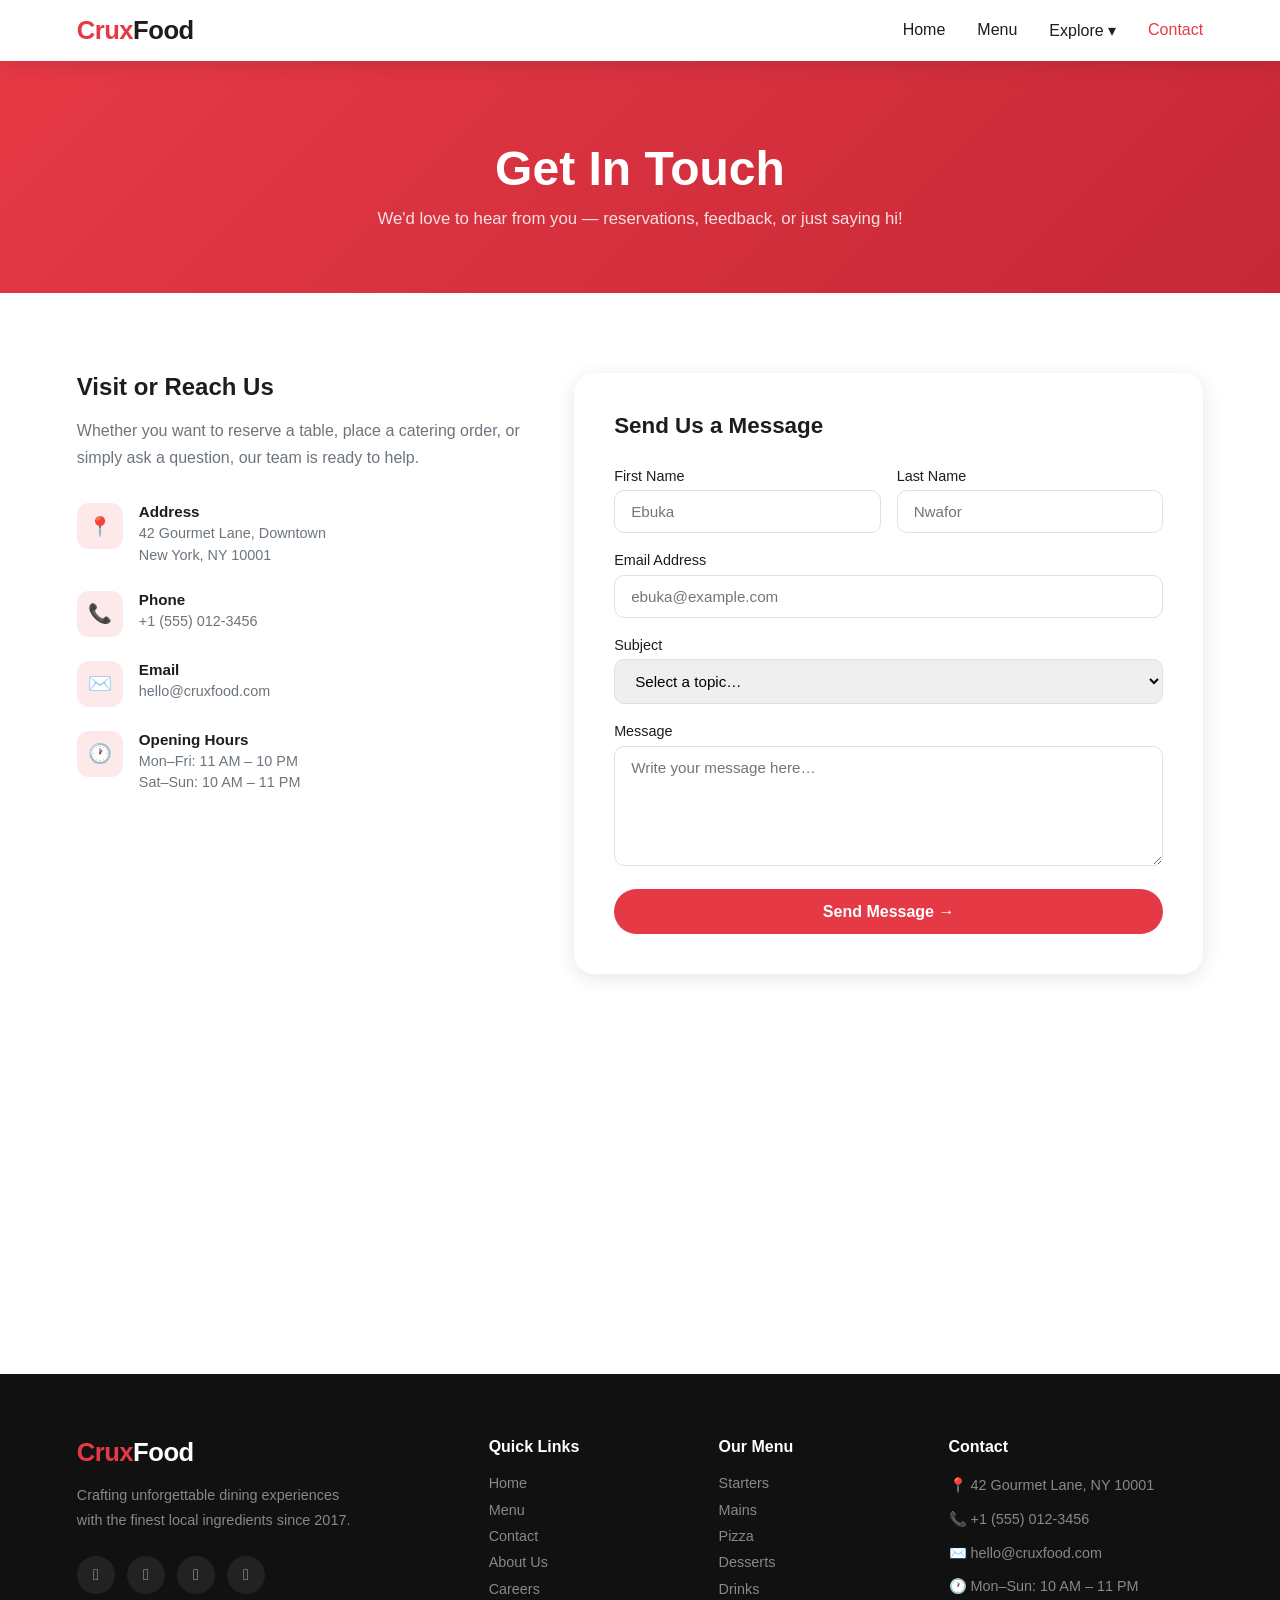
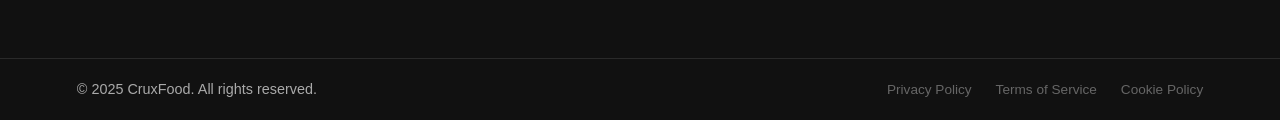
<file: contact.html>
<!doctype html>
<html lang="en">
  <head>
    <meta charset="UTF-8" />
    <meta name="viewport" content="width=device-width, initial-scale=1.0" />
    <title>Contact – Crux Food</title>
  <link rel="icon" href="images/cruxFood.png" />
    <link rel="stylesheet" href="styles.css" />
  <link rel="stylesheet" href="responsive.css" />
  </head>
  <body>
    <!-- NAV -->
    <nav>
      <a href="index.html" class="logo">Crux<span>Food</span></a>
      <ul class="nav-links">
        <li><a href="index.html">Home</a></li>
        <li><a href="menu.html">Menu</a></li>
        <li class="dropdown">
          <a href="#" class="dropdown-toggle">Explore ▾</a>
          <ul class="dropdown-menu">
            <li><a href="index.html#popular">🍽️ Popular Dishes</a></li>
            <li><a href="index.html#how-it-works">🔍 How It Works</a></li>
            <li><a href="index.html#testimonials">💬 Testimonials</a></li>
          </ul>
        </li>
        <li><a href="contact.html">Contact</a></li>
      </ul>
      <button class="hamburger" aria-label="Toggle menu">
        <span></span><span></span><span></span>
      </button>
    </nav>

    <!-- CONTACT HERO -->
    <div class="contact-hero">
      <h1>Get In Touch</h1>
      <p>
        We'd love to hear from you — reservations, feedback, or just saying hi!
      </p>
    </div>

    <!-- CONTACT SECTION -->
    <section>
      <div class="contact-grid">
        <!-- INFO -->
        <div class="contact-info" data-animate="fade-right">
          <h2>Visit or Reach Us</h2>
          <p>
            Whether you want to reserve a table, place a catering order, or
            simply ask a question, our team is ready to help.
          </p>

          <div class="info-item">
            <div class="info-icon">📍</div>
            <div>
              <h4>Address</h4>
              <p>
                <a
                  href="https://maps.google.com/?q=42+Gourmet+Lane+New+York+NY+10001"
                  target="_blank"
                  rel="noopener"
                  >42 Gourmet Lane, Downtown<br />New York, NY 10001</a
                >
              </p>
            </div>
          </div>

          <div class="info-item">
            <div class="info-icon">📞</div>
            <div>
              <h4>Phone</h4>
              <p><a href="tel:+15550123456">+1 (555) 012-3456</a></p>
            </div>
          </div>

          <div class="info-item">
            <div class="info-icon">✉️</div>
            <div>
              <h4>Email</h4>
              <p><a href="mailto:hello@cruxfood.com">hello@cruxfood.com</a></p>
            </div>
          </div>

          <div class="info-item">
            <div class="info-icon">🕐</div>
            <div>
              <h4>Opening Hours</h4>
              <p>Mon–Fri: 11 AM – 10 PM<br />Sat–Sun: 10 AM – 11 PM</p>
            </div>
          </div>
        </div>

        <!-- FORM -->
        <div class="contact-form" data-animate="fade-left">
          <h2>Send Us a Message</h2>
          <form id="contactForm" novalidate>
            <div class="form-row">
              <div class="form-group">
                <label for="fname">First Name</label>
                <input type="text" id="fname" placeholder="Ebuka" required />
              </div>
              <div class="form-group">
                <label for="lname">Last Name</label>
                <input type="text" id="lname" placeholder="Nwafor" required />
              </div>
            </div>

            <div class="form-group">
              <label for="email">Email Address</label>
              <input
                type="email"
                id="email"
                placeholder="ebuka@example.com"
                required
              />
            </div>

            <div class="form-group">
              <label for="subject">Subject</label>
              <select id="subject">
                <option value="">Select a topic…</option>
                <option>Table Reservation</option>
                <option>Catering Enquiry</option>
                <option>Feedback</option>
                <option>General Question</option>
              </select>
            </div>

            <div class="form-group">
              <label for="message">Message</label>
              <textarea
                id="message"
                placeholder="Write your message here…"
                required
              ></textarea>
            </div>

            <button type="submit" class="submit-btn">Send Message →</button>
            <div id="successMsg" class="success-msg">
              ✅ Message sent! We'll get back to you soon.
            </div>
          </form>
        </div>
      </div>
    </section>

    <!-- MAP EMBED -->
    <div style="width: 100%; height: 320px; filter: grayscale(20%)">
      <iframe
        src="https://www.google.com/maps/embed?pb=!1m18!1m12!1m3!1d3022.2412634994896!2d-73.98784368459418!3d40.74881797932814!2m3!1f0!2f0!3f0!3m2!1i1024!2i768!4f13.1!3m3!1m2!1s0x89c259a9b3117469%3A0xd134e199a405a163!2sEmpire%20State%20Building!5e0!3m2!1sen!2sus!4v1620000000000!5m2!1sen!2sus"
        width="100%"
        height="320"
        style="border: 0"
        allowfullscreen
        loading="lazy"
        referrerpolicy="no-referrer-when-downgrade"
        title="Restaurant Location"
      >
      </iframe>
    </div>

    <!-- FOOTER -->
    <footer>
      <div class="footer-top">
        <div class="footer-brand">
          <a href="index.html" class="logo">Crux<span>Food</span></a>
          <p>
            Crafting unforgettable dining experiences with the finest local
            ingredients since 2017.
          </p>
          <div class="social-links">
            <a
              href="https://www.facebook.com"
              target="_blank"
              rel="noopener"
              aria-label="Facebook"
              >&#xf09a;</a
            >
            <a
              href="https://www.instagram.com"
              target="_blank"
              rel="noopener"
              aria-label="Instagram"
              >&#xf16d;</a
            >
            <a
              href="https://www.twitter.com"
              target="_blank"
              rel="noopener"
              aria-label="Twitter"
              >&#xf099;</a
            >
            <a
              href="https://www.youtube.com"
              target="_blank"
              rel="noopener"
              aria-label="YouTube"
              >&#xf167;</a
            >
          </div>
        </div>
        <div class="footer-links">
          <h4>Quick Links</h4>
          <ul>
            <li><a href="index.html">Home</a></li>
            <li><a href="menu.html">Menu</a></li>
            <li><a href="contact.html">Contact</a></li>
            <li><a href="index.html#how-it-works">About Us</a></li>
            <li><a href="contact.html">Careers</a></li>
          </ul>
        </div>
        <div class="footer-links">
          <h4>Our Menu</h4>
          <ul>
            <li><a href="menu.html?filter=starters">Starters</a></li>
            <li><a href="menu.html?filter=mains">Mains</a></li>
            <li><a href="menu.html?filter=pizza">Pizza</a></li>
            <li><a href="menu.html?filter=desserts">Desserts</a></li>
            <li><a href="menu.html?filter=drinks">Drinks</a></li>
          </ul>
        </div>
        <div class="footer-contact">
          <h4>Contact</h4>
          <p>
            <a
              href="https://maps.google.com/?q=42+Gourmet+Lane+New+York+NY+10001"
              target="_blank"
              rel="noopener"
              >📍 42 Gourmet Lane, NY 10001</a
            >
          </p>
          <p><a href="tel:+15550123456">📞 +1 (555) 012-3456</a></p>
          <p><a href="mailto:hello@cruxfood.com">✉️ hello@cruxfood.com</a></p>
          <p>🕐 Mon–Sun: 10 AM – 11 PM</p>
        </div>
      </div>
      <div class="footer-bottom">
        <p>© 2025 CruxFood. All rights reserved.</p>
        <div class="footer-legal">
          <a href="contact.html">Privacy Policy</a>
          <a href="contact.html">Terms of Service</a>
          <a href="contact.html">Cookie Policy</a>
        </div>
      </div>
    </footer>

    <script src="script.js"></script>
  </body>
</html>
</file>
<file: styles.css>
* {
  margin: 0;
  padding: 0;
  box-sizing: border-box;
}

:root {
  --primary: #e63946;
  --dark: #1d1d1d;
  --light: #f8f8f8;
  --gray: #6c757d;
  --white: #ffffff;
  --shadow: 0 4px 20px rgba(0, 0, 0, 0.1);
}

body {
  font-family: "Segoe UI", sans-serif;
  color: var(--dark);
  background: var(--white);
}

/* ── NAV ── */
nav {
  position: sticky;
  top: 0;
  z-index: 1000;
  background: var(--white);
  box-shadow: var(--shadow);
  display: flex;
  align-items: center;
  justify-content: space-between;
  padding: 1rem 6%;
}

.logo {
  font-size: 1.6rem;
  font-weight: 800;
  color: var(--primary);
  text-decoration: none;
  letter-spacing: -0.5px;
}

.logo span {
  color: var(--dark);
}

.nav-links {
  display: flex;
  gap: 2rem;
  list-style: none;
}

.nav-links a {
  text-decoration: none;
  color: var(--dark);
  font-weight: 500;
  transition: color 0.2s;
}

.nav-links a:hover,
.nav-links a.active {
  color: var(--primary);
}

.hamburger {
  display: none;
  flex-direction: column;
  gap: 5px;
  cursor: pointer;
  background: none;
  border: none;
}

.hamburger span {
  display: block;
  width: 25px;
  height: 2px;
  background: var(--dark);
  transition: all 0.3s;
}

/* ── DROPDOWN ── */
.dropdown {
  position: relative;
}

.dropdown-toggle {
  display: flex;
  align-items: center;
  gap: 0.3rem;
  cursor: pointer;
  user-select: none;
}

.dropdown-menu {
  display: none;
  position: absolute;
  top: calc(100% + 0.75rem);
  left: 50%;
  transform: translateX(-50%);
  background: var(--white);
  border-radius: 14px;
  box-shadow: 0 8px 30px rgba(0, 0, 0, 0.12);
  list-style: none;
  min-width: 200px;
  padding: 0.5rem 0;
  z-index: 999;
  opacity: 0;
  pointer-events: none;
  transition:
    opacity 0.2s,
    transform 0.2s;
  transform: translateX(-50%) translateY(-6px);
}

.dropdown-menu::before {
  content: "";
  position: absolute;
  top: -6px;
  left: 50%;
  transform: translateX(-50%);
  border: 6px solid transparent;
  border-top: 0;
  border-bottom-color: var(--white);
}

.dropdown.open .dropdown-menu {
  display: block;
  opacity: 1;
  pointer-events: all;
  transform: translateX(-50%) translateY(0);
}

.dropdown-menu li a {
  display: block;
  padding: 0.65rem 1.2rem;
  font-size: 0.9rem;
  color: var(--dark);
  text-decoration: none;
  transition:
    background 0.15s,
    color 0.15s;
  white-space: nowrap;
}

.dropdown-menu li a:hover {
  background: #fde8ea;
  color: var(--primary);
}

/* ── HERO ── */
.hero {
  min-height: 90vh;
  background: linear-gradient(135deg, #fff5f5 0%, #fff 100%);
  display: flex;
  align-items: center;
  justify-content: space-between;
  gap: 3rem;
  padding: 0 6%;
}

.hero-content {
  flex: 1;
  max-width: 560px;
}

.hero-img {
  flex: 1;
  display: flex;
  align-items: center;
  justify-content: center;
  position: relative;
}

.hero-img::before {
  content: "";
  position: absolute;
  width: 86%;
  height: 86%;
  background: #fde8ea;
  border-radius: 40% 60% 55% 45% / 50% 45% 55% 50%;
  z-index: 0;
}

.hero-img img {
  position: relative;
  z-index: 1;
  width: 100%;
  max-width: 460px;
  height: 460px;
  object-fit: cover;
  border-radius: 40% 60% 55% 45% / 50% 45% 55% 50%;
  box-shadow: 0 20px 60px rgba(230, 57, 70, 0.2);
  animation: float 4s ease-in-out infinite;
}

@keyframes float {
  0%,
  100% {
    transform: translateY(0);
  }
  50% {
    transform: translateY(-12px);
  }
}

.badge {
  display: inline-block;
  background: #fde8ea;
  color: var(--primary);
  padding: 0.3rem 0.9rem;
  border-radius: 50px;
  font-size: 0.85rem;
  font-weight: 600;
  margin-bottom: 1.2rem;
}

.hero h1 {
  font-size: clamp(2.2rem, 5vw, 3.6rem);
  line-height: 1.15;
  margin-bottom: 1.2rem;
}

.hero h1 span {
  color: var(--primary);
}

.hero p {
  color: var(--gray);
  font-size: 1.05rem;
  line-height: 1.7;
  margin-bottom: 2rem;
}

.btn-group {
  display: flex;
  gap: 1rem;
  flex-wrap: wrap;
}

.btn {
  padding: 0.75rem 1.8rem;
  border-radius: 50px;
  font-size: 0.95rem;
  font-weight: 600;
  cursor: pointer;
  text-decoration: none;
  transition: all 0.25s;
  border: 2px solid var(--primary);
}

.btn-primary {
  background: var(--primary);
  color: var(--white);
}

.btn-primary:hover {
  background: #c62836;
}

.btn-outline {
  background: transparent;
  color: var(--primary);
}

.btn-outline:hover {
  background: var(--primary);
  color: var(--white);
}

/* ── SECTIONS ── */
section {
  padding: 5rem 6%;
}

.section-label {
  display: block;
  color: var(--primary);
  font-weight: 600;
  font-size: 0.85rem;
  text-transform: uppercase;
  letter-spacing: 1.5px;
  margin-bottom: 0.5rem;
}

.section-title {
  font-size: clamp(1.6rem, 3vw, 2.3rem);
  margin-bottom: 1rem;
}

.section-subtitle {
  color: var(--gray);
  max-width: 500px;
  line-height: 1.7;
  margin-bottom: 3rem;
}

/* ── FEATURES ── */
.features {
  background: var(--light);
}

.features-grid {
  display: grid;
  grid-template-columns: repeat(auto-fit, minmax(220px, 1fr));
  gap: 1.5rem;
}

.feature-card {
  background: var(--white);
  border-radius: 16px;
  padding: 2rem 1.5rem;
  text-align: center;
  box-shadow: var(--shadow);
  transition: transform 0.25s;
}

.feature-card:hover {
  transform: translateY(-6px);
}

.feature-icon {
  font-size: 2.5rem;
  margin-bottom: 1rem;
}

.feature-card h3 {
  margin-bottom: 0.5rem;
  font-size: 1.1rem;
}
.feature-card p {
  color: var(--gray);
  font-size: 0.9rem;
  line-height: 1.6;
}

/* ── POPULAR DISHES ── */
.dishes-grid {
  display: grid;
  grid-template-columns: repeat(auto-fit, minmax(260px, 1fr));
  gap: 1.8rem;
}

.dish-card {
  border-radius: 16px;
  overflow: hidden;
  box-shadow: var(--shadow);
  transition: transform 0.25s;
  background: var(--white);
}

.dish-card:hover {
  transform: translateY(-6px);
}

.dish-img {
  width: 100%;
  height: 200px;
  object-fit: cover;
}

.dish-info {
  padding: 1.2rem;
}
.dish-info h3 {
  margin-bottom: 0.3rem;
}
.dish-info p {
  color: var(--gray);
  font-size: 0.88rem;
  margin-bottom: 0.8rem;
}

.dish-footer {
  display: flex;
  align-items: center;
  justify-content: space-between;
}

.price {
  font-weight: 700;
  font-size: 1.1rem;
  color: var(--primary);
}

.add-btn {
  background: var(--primary);
  color: var(--white);
  border: none;
  border-radius: 50px;
  padding: 0.4rem 1rem;
  font-size: 0.85rem;
  cursor: pointer;
  transition: background 0.2s;
}

.add-btn:hover {
  background: #c62836;
}

/* ── MENU PAGE ── */
.menu-hero {
  background: linear-gradient(135deg, var(--primary), #c62836);
  color: var(--white);
  text-align: center;
  padding: 5rem 6% 4rem;
}

.menu-hero h1 {
  font-size: clamp(2rem, 4vw, 3rem);
  margin-bottom: 0.8rem;
}
.menu-hero p {
  opacity: 0.85;
  font-size: 1.05rem;
}

.filter-bar {
  display: flex;
  gap: 0.75rem;
  flex-wrap: wrap;
  margin-bottom: 2.5rem;
}

.filter-btn {
  padding: 0.5rem 1.4rem;
  border-radius: 50px;
  border: 2px solid #ddd;
  background: var(--white);
  cursor: pointer;
  font-weight: 500;
  transition: all 0.2s;
}

.filter-btn.active,
.filter-btn:hover {
  background: var(--primary);
  color: var(--white);
  border-color: var(--primary);
}

.menu-grid {
  display: grid;
  grid-template-columns: repeat(auto-fill, minmax(260px, 1fr));
  gap: 1.8rem;
}

.menu-card {
  border-radius: 16px;
  overflow: hidden;
  box-shadow: var(--shadow);
  background: var(--white);
  transition: transform 0.25s;
}

.menu-card:hover {
  transform: translateY(-5px);
}
.menu-card[data-cat] {
  display: block;
}

.menu-card img {
  width: 100%;
  height: 185px;
  object-fit: cover;
}

.menu-card-body {
  padding: 1.2rem;
}
.menu-card-body h3 {
  margin-bottom: 0.25rem;
}
.menu-card-body p {
  color: var(--gray);
  font-size: 0.88rem;
  margin-bottom: 0.8rem;
}

.tag {
  display: inline-block;
  background: #fde8ea;
  color: var(--primary);
  font-size: 0.75rem;
  font-weight: 600;
  padding: 0.2rem 0.7rem;
  border-radius: 50px;
  margin-bottom: 0.6rem;
}

/* ── CONTACT PAGE ── */
.contact-hero {
  background: linear-gradient(135deg, var(--primary), #c62836);
  color: var(--white);
  text-align: center;
  padding: 5rem 6% 4rem;
}

.contact-hero h1 {
  font-size: clamp(2rem, 4vw, 3rem);
  margin-bottom: 0.8rem;
}
.contact-hero p {
  opacity: 0.85;
  font-size: 1.05rem;
}

.contact-grid {
  display: grid;
  grid-template-columns: 1fr 1.4fr;
  gap: 3rem;
  align-items: start;
}

.contact-info h2 {
  margin-bottom: 1rem;
  font-size: 1.5rem;
}
.contact-info p {
  color: var(--gray);
  line-height: 1.7;
  margin-bottom: 2rem;
}

.info-item {
  display: flex;
  gap: 1rem;
  margin-bottom: 1.5rem;
  align-items: flex-start;
}

.info-icon {
  width: 46px;
  height: 46px;
  background: #fde8ea;
  border-radius: 12px;
  display: flex;
  align-items: center;
  justify-content: center;
  font-size: 1.2rem;
  flex-shrink: 0;
}

.info-item h4 {
  margin-bottom: 0.2rem;
  font-size: 0.95rem;
}
.info-item p {
  color: var(--gray);
  font-size: 0.9rem;
  margin: 0;
  line-height: 1.5;
}

.contact-form {
  background: var(--white);
  border-radius: 20px;
  padding: 2.5rem;
  box-shadow: var(--shadow);
}

.contact-form h2 {
  margin-bottom: 1.8rem;
  font-size: 1.4rem;
}

.form-row {
  display: grid;
  grid-template-columns: 1fr 1fr;
  gap: 1rem;
}

.form-group {
  margin-bottom: 1.2rem;
}

.form-group label {
  display: block;
  font-weight: 500;
  font-size: 0.9rem;
  margin-bottom: 0.4rem;
}

.form-group input,
.form-group textarea,
.form-group select {
  width: 100%;
  padding: 0.75rem 1rem;
  border: 1.5px solid #e0e0e0;
  border-radius: 10px;
  font-size: 0.95rem;
  font-family: inherit;
  transition: border-color 0.2s;
  outline: none;
}

.form-group input:focus,
.form-group textarea:focus,
.form-group select:focus {
  border-color: var(--primary);
}

.form-group textarea {
  resize: vertical;
  min-height: 120px;
}

.submit-btn {
  width: 100%;
  padding: 0.85rem;
  background: var(--primary);
  color: var(--white);
  border: none;
  border-radius: 50px;
  font-size: 1rem;
  font-weight: 600;
  cursor: pointer;
  transition: background 0.2s;
}

.submit-btn:hover {
  background: #c62836;
}

.success-msg {
  display: none;
  text-align: center;
  color: #28a745;
  font-weight: 600;
  margin-top: 1rem;
  padding: 0.8rem;
  background: #e9f7ec;
  border-radius: 10px;
}

/* ── STATS ── */
.stats {
  background: var(--primary);
  color: var(--white);
  text-align: center;
}

.stats-grid {
  display: grid;
  grid-template-columns: repeat(auto-fit, minmax(160px, 1fr));
  gap: 2rem;
}

.stat h2 {
  font-size: 2.5rem;
  font-weight: 800;
}
.stat p {
  opacity: 0.85;
  font-size: 0.95rem;
  margin-top: 0.3rem;
}

/* ── HOW IT WORKS ── */
.how-it-works {
  background: var(--light);
}

.steps-grid {
  display: flex;
  align-items: flex-start;
  gap: 0;
  flex-wrap: wrap;
}

.step {
  flex: 1;
  min-width: 200px;
  text-align: center;
  padding: 2rem 1.5rem;
  background: var(--white);
  border-radius: 20px;
  box-shadow: var(--shadow);
  position: relative;
}

.step-number {
  font-size: 3.5rem;
  font-weight: 900;
  color: #fde8ea;
  line-height: 1;
  margin-bottom: 0.3rem;
}

.step-icon {
  font-size: 2rem;
  margin-bottom: 0.8rem;
}

.step h3 {
  margin-bottom: 0.5rem;
  font-size: 1.1rem;
}
.step p {
  color: var(--gray);
  font-size: 0.9rem;
  line-height: 1.6;
}

.step-divider {
  flex: 0 0 40px;
  height: 2px;
  background: repeating-linear-gradient(
    90deg,
    var(--primary) 0,
    var(--primary) 6px,
    transparent 6px,
    transparent 12px
  );
  margin-top: 80px;
  align-self: flex-start;
}

/* ── TESTIMONIALS ── */
.testimonials {
  background: var(--white);
}

.testimonials-grid {
  display: grid;
  grid-template-columns: repeat(auto-fit, minmax(280px, 1fr));
  gap: 1.8rem;
}

.testimonial-card {
  background: var(--light);
  border-radius: 20px;
  padding: 2rem;
  position: relative;
  transition:
    transform 0.25s,
    box-shadow 0.25s;
}

.testimonial-card:hover {
  transform: translateY(-5px);
  box-shadow: var(--shadow);
}

.stars {
  color: #ffc107;
  font-size: 1.1rem;
  margin-bottom: 1rem;
}

.review {
  color: var(--gray);
  font-size: 0.95rem;
  line-height: 1.75;
  margin-bottom: 1.5rem;
  font-style: italic;
}

.reviewer {
  display: flex;
  align-items: center;
  gap: 0.9rem;
}

.reviewer img {
  width: 48px;
  height: 48px;
  border-radius: 50%;
  object-fit: cover;
  border: 2px solid var(--primary);
}

.reviewer strong {
  display: block;
  font-size: 0.95rem;
}
.reviewer span {
  color: var(--gray);
  font-size: 0.82rem;
}

/* ── NEWSLETTER ── */
.newsletter {
  background: linear-gradient(135deg, #1d1d1d, #2e2e2e);
  color: var(--white);
}

.newsletter-inner {
  display: flex;
  align-items: center;
  justify-content: space-between;
  gap: 2rem;
  flex-wrap: wrap;
}

.newsletter-inner h2 {
  font-size: clamp(1.3rem, 2.5vw, 1.9rem);
  margin-bottom: 0.5rem;
}

.newsletter-inner p {
  color: #aaa;
  font-size: 0.95rem;
}
.newsletter-inner .section-label {
  color: var(--primary);
}

.newsletter-form {
  display: flex;
  gap: 0.75rem;
  flex-wrap: wrap;
  flex-shrink: 0;
}

.newsletter-form input {
  padding: 0.75rem 1.2rem;
  border-radius: 50px;
  border: none;
  font-size: 0.95rem;
  width: 260px;
  outline: none;
}

/* ── FOOTER ── */
footer {
  background: #111;
  color: #aaa;
  font-size: 0.9rem;
}

.footer-top {
  display: grid;
  grid-template-columns: 2fr 1fr 1fr 1.4fr;
  gap: 3rem;
  padding: 4rem 6% 3rem;
  border-bottom: 1px solid #2a2a2a;
}

.footer-brand .logo span {
  color: var(--white);
}

.footer-brand p {
  color: #888;
  line-height: 1.7;
  margin: 1rem 0 1.5rem;
  max-width: 280px;
  font-size: 0.9rem;
}

.social-links {
  display: flex;
  gap: 0.75rem;
}

.social-links a {
  width: 38px;
  height: 38px;
  border-radius: 50%;
  background: #222;
  display: flex;
  align-items: center;
  justify-content: center;
  color: #aaa;
  text-decoration: none;
  font-size: 1rem;
  transition:
    background 0.2s,
    color 0.2s;
  font-family: "FontAwesome", sans-serif;
}

.social-links a:hover {
  background: var(--primary);
  color: var(--white);
}

.footer-links h4,
.footer-contact h4 {
  color: var(--white);
  font-size: 1rem;
  margin-bottom: 1.2rem;
}

.footer-links ul {
  list-style: none;
}
.footer-links ul li {
  margin-bottom: 0.65rem;
}

.footer-links a {
  color: #888;
  text-decoration: none;
  transition: color 0.2s;
  font-size: 0.9rem;
}

.footer-links a:hover {
  color: var(--primary);
}

.footer-contact p {
  margin-bottom: 0.75rem;
  color: #888;
  font-size: 0.9rem;
  line-height: 1.5;
}

.footer-contact p a {
  color: #888;
  text-decoration: none;
  transition: color 0.2s;
}

.footer-contact p a:hover {
  color: var(--primary);
}

.contact-info .info-item a {
  color: var(--gray);
  text-decoration: none;
  transition: color 0.2s;
}

.contact-info .info-item a:hover {
  color: var(--primary);
}

.footer-bottom {
  display: flex;
  align-items: center;
  justify-content: space-between;
  padding: 1.4rem 6%;
  flex-wrap: wrap;
  gap: 0.75rem;
}

.footer-legal {
  display: flex;
  gap: 1.5rem;
}

.footer-legal a {
  color: #666;
  text-decoration: none;
  font-size: 0.85rem;
  transition: color 0.2s;
}

.footer-legal a:hover {
  color: var(--primary);
}

/* ── SCROLL ANIMATIONS ── */
[data-animate] {
  opacity: 0;
  transition:
    opacity 0.6s ease,
    transform 0.6s ease;
}

[data-animate="fade-up"] {
  transform: translateY(40px);
}
[data-animate="fade-down"] {
  transform: translateY(-40px);
}
[data-animate="fade-left"] {
  transform: translateX(-40px);
}
[data-animate="fade-right"] {
  transform: translateX(40px);
}
[data-animate="zoom-in"] {
  transform: scale(0.85);
}

[data-animate].visible {
  opacity: 1;
  transform: none;
}

/* staggered children */
[data-stagger] > * {
  opacity: 0;
  transform: translateY(30px);
  transition:
    opacity 0.5s ease,
    transform 0.5s ease;
}

[data-stagger].visible > *:nth-child(1) {
  transition-delay: 0.05s;
}
[data-stagger].visible > *:nth-child(2) {
  transition-delay: 0.15s;
}
[data-stagger].visible > *:nth-child(3) {
  transition-delay: 0.25s;
}
[data-stagger].visible > *:nth-child(4) {
  transition-delay: 0.35s;
}
[data-stagger].visible > *:nth-child(5) {
  transition-delay: 0.45s;
}
[data-stagger].visible > *:nth-child(6) {
  transition-delay: 0.55s;
}
[data-stagger].visible > *:nth-child(n + 7) {
  transition-delay: 0.65s;
}

[data-stagger].visible > * {
  opacity: 1;
  transform: none;
}
</file>
<file: responsive.css>
/* ── RESPONSIVE ── */
@media (max-width: 768px) {
  .hamburger {
    display: flex;
  }

  .nav-links {
    display: none;
    position: absolute;
    top: 70px;
    left: 0;
    right: 0;
    background: var(--white);
    flex-direction: column;
    padding: 1.5rem 6%;
    gap: 1.2rem;
    box-shadow: var(--shadow);
  }

  .nav-links.open {
    display: flex;
  }

  /* dropdown becomes inline in mobile menu */
  .dropdown-menu {
    position: static;
    transform: none;
    box-shadow: none;
    border-radius: 10px;
    background: var(--light);
    padding: 0.25rem 0;
    margin-top: 0.4rem;
    opacity: 1;
    pointer-events: all;
    display: none;
  }

  .dropdown.open .dropdown-menu {
    display: block;
  }
  .dropdown-menu::before {
    display: none;
  }

  .hero {
    flex-direction: column;
    min-height: auto;
    padding: 4rem 6%;
    text-align: center;
  }

  .hero-content {
    max-width: 100%;
  }

  .btn-group {
    justify-content: center;
  }

  .hero-img {
    width: 100%;
    max-width: 320px;
    margin: 0 auto;
  }

  .hero-img img {
    height: 320px;
  }

  .contact-grid {
    grid-template-columns: 1fr;
  }
  .form-row {
    grid-template-columns: 1fr;
  }

  .step-divider {
    display: none;
  }
  .steps-grid {
    flex-direction: column;
  }

  .newsletter-inner {
    flex-direction: column;
  }
  .newsletter-form {
    width: 100%;
    flex-direction: column;
  }
  .newsletter-form input {
    width: 100%;
  }

  .footer-top {
    grid-template-columns: 1fr 1fr;
    gap: 2rem;
  }
  .footer-brand {
    grid-column: 1 / -1;
  }
  .footer-bottom {
    flex-direction: column;
    text-align: center;
  }
}
</file>
